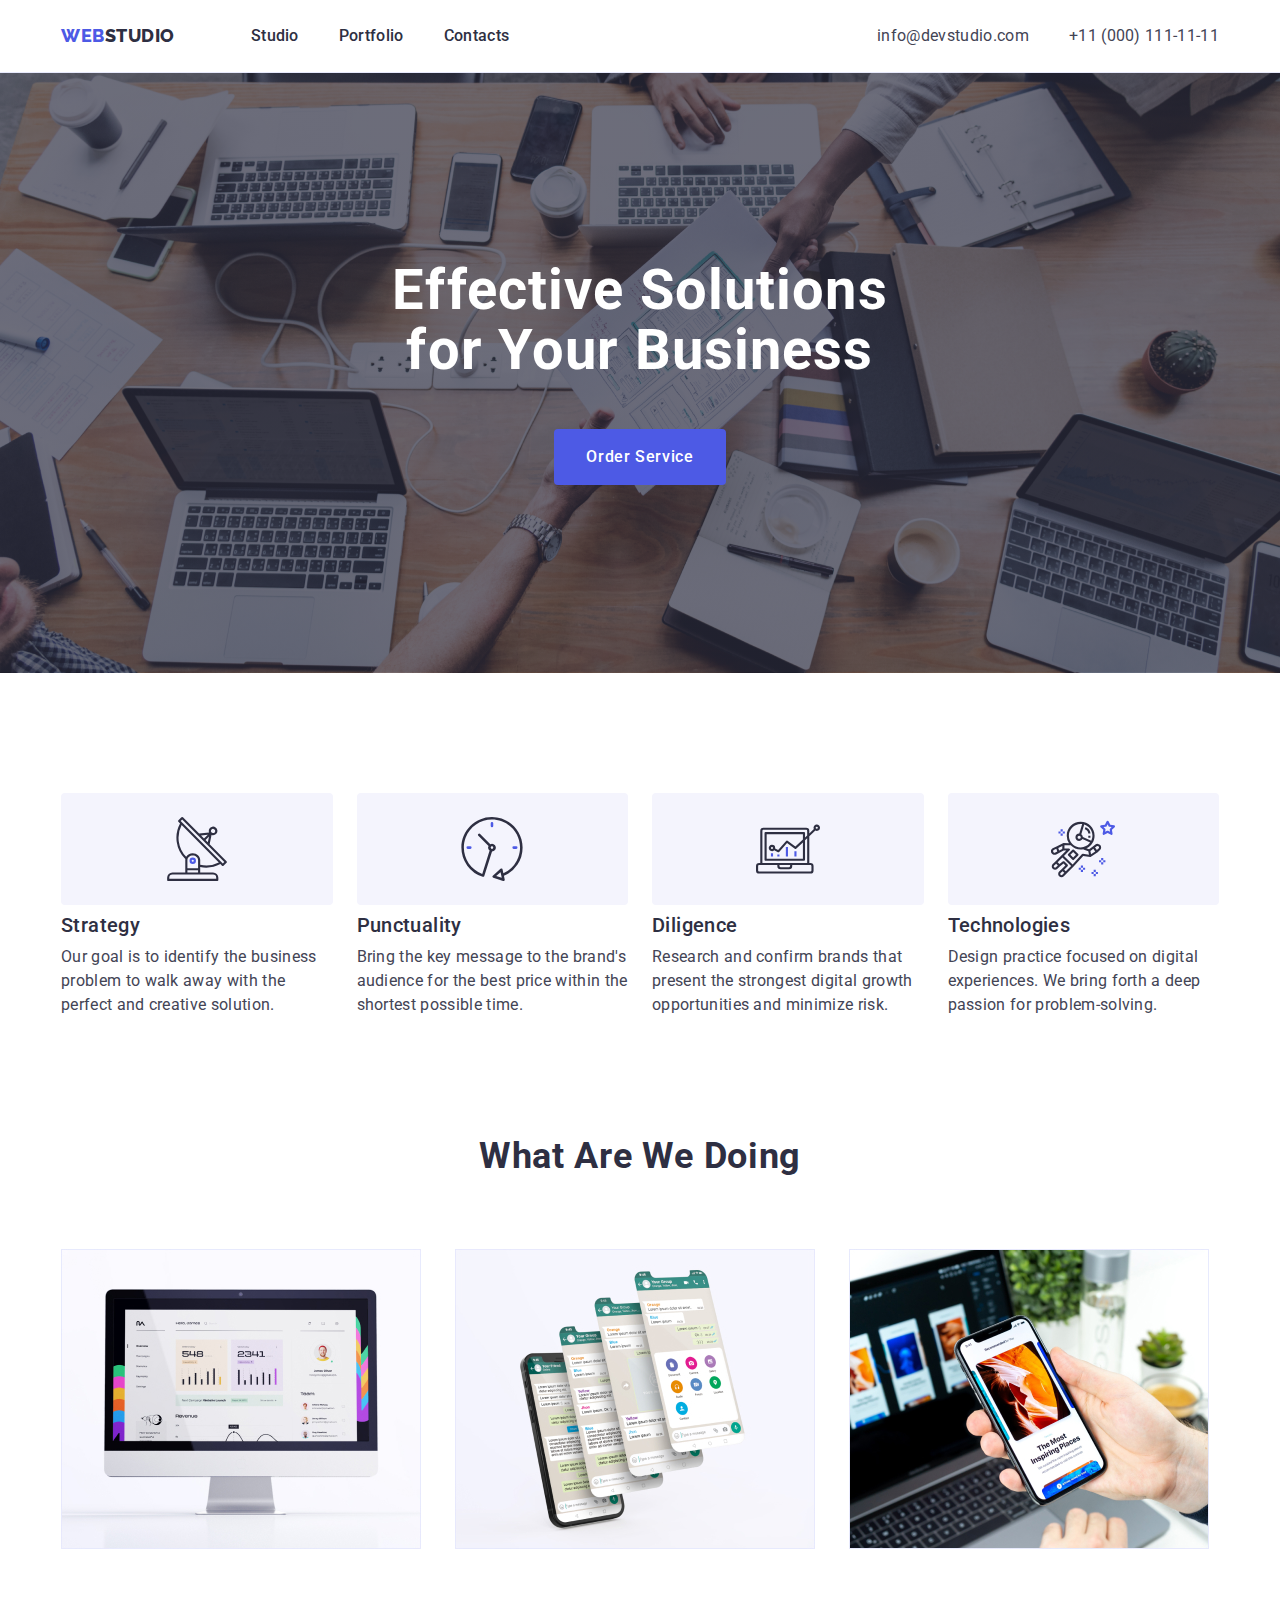
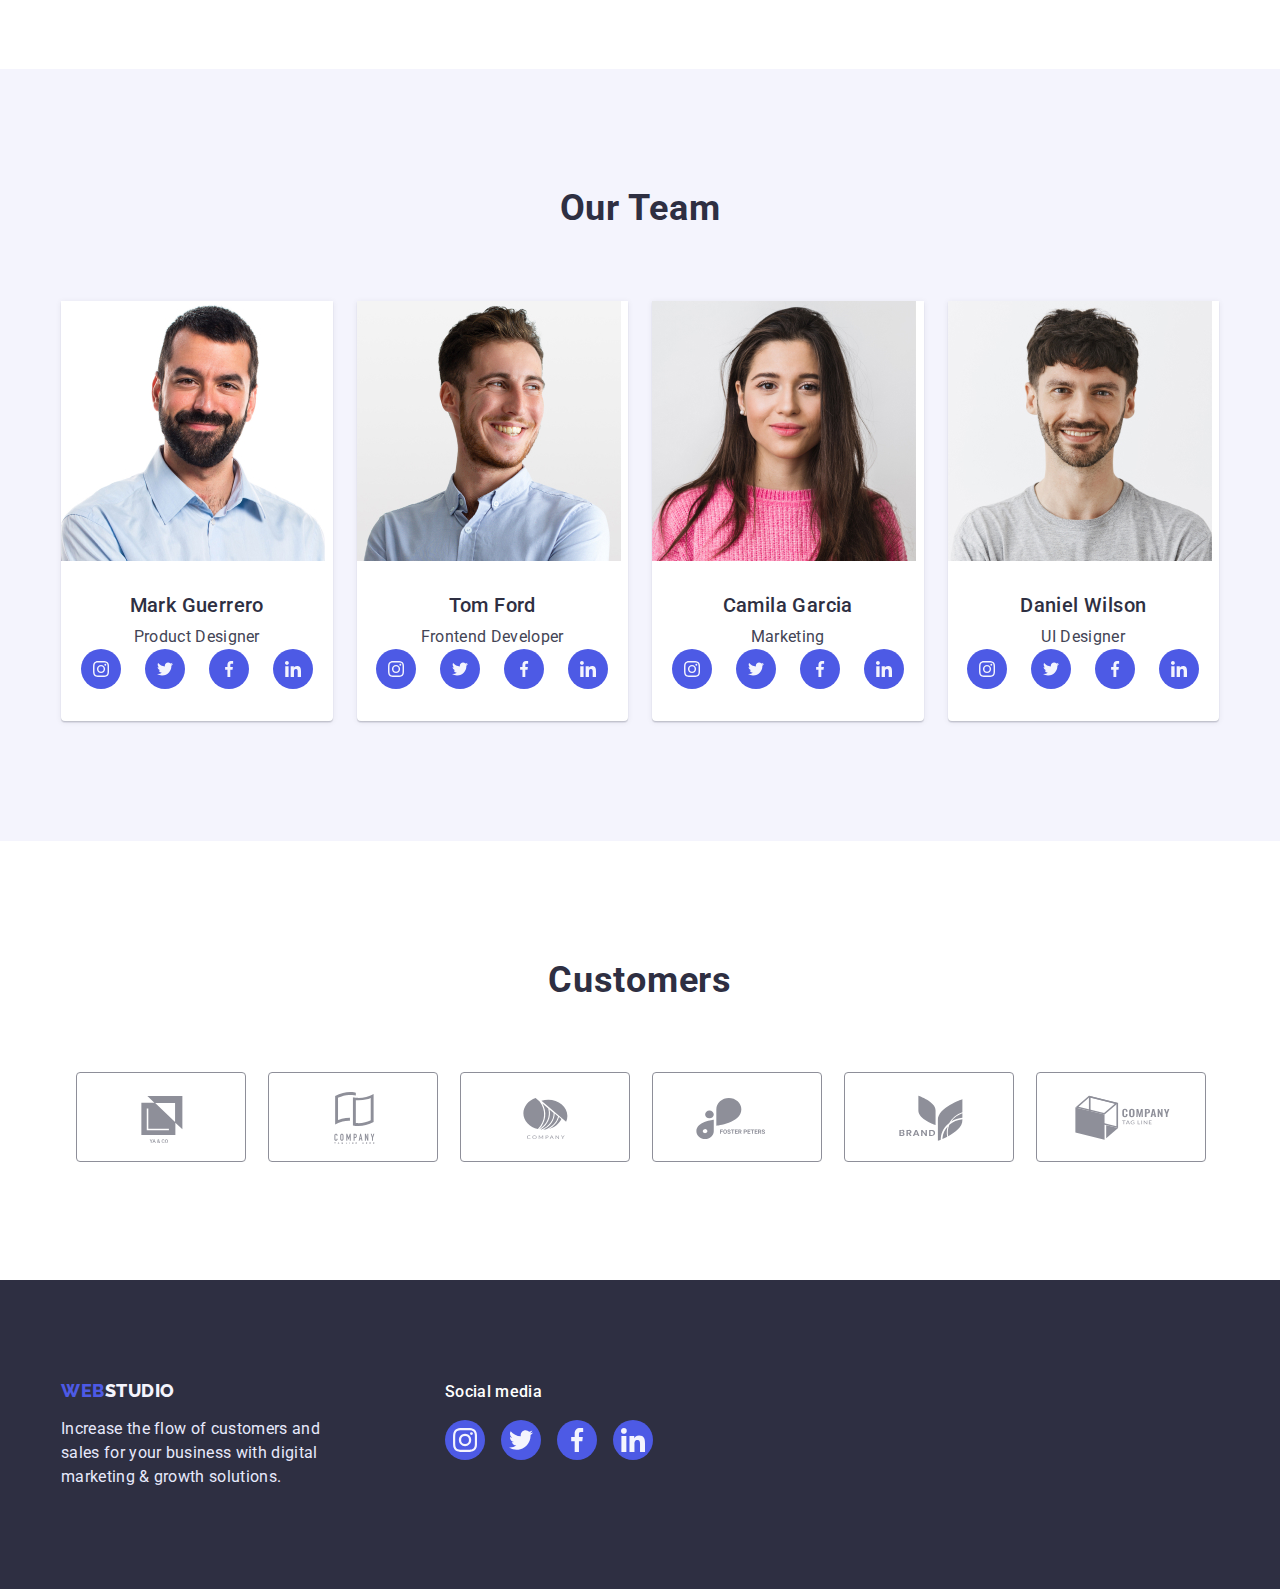
<file: index.html>
<!DOCTYPE html>
<html lang="en">
  <head>
    <meta charset="UTF-8" />
    <meta http-equiv="X-UA-Compatible" content="IE=edge" />
    <meta name="viewport" content="width=device-width, initial-scale=1.0" />
    <title>Document</title>
    <link
      rel="stylesheet"
      href="https://cdnjs.cloudflare.com/ajax/libs/modern-normalize/1.1.0/modern-normalize.min.css"
      integrity="sha512-wpPYUAdjBVSE4KJnH1VR1HeZfpl1ub8YT/NKx4PuQ5NmX2tKuGu6U/JRp5y+Y8XG2tV+wKQpNHVUX03MfMFn9Q=="
      crossorigin="anonymous"
      referrerpolicy="no-referrer"
    />
    <link rel="preconnect" href="https://fonts.googleapis.com" />
    <link rel="preconnect" href="https://fonts.gstatic.com" crossorigin />
    <link
      href="https://fonts.googleapis.com/css2?family=Montserrat:ital,wght@1,300;1,600&family=Raleway:wght@800&family=Roboto:wght@400;500;700;900&display=swap"
      rel="stylesheet"
    />

    <link rel="stylesheet" href="./css/style.css" />
  </head>
  <body class="Page">
    <!-- Header -->

    <header class="page-header">
      <div class="header-container container">
        <nav class="header-navigation">
          <!--Header-LOGOTYPE -->

          <a class="web link box" href="./index.html">
            Web<span class="studio">Studio</span>
          </a>

          <ul class="header list header-list">
            <li class="header-item">
              <a class="header link" href="./index.html">Studio</a>
            </li>
            <li class="header-item">
              <a class="header link" href="./portfolio.html">Portfolio</a>
            </li>
            <li class="header-item">
              <a class="header link" href="#">Contacts</a>
            </li>
          </ul>
        </nav>

        <!-- ADRESS -->

        <address class="header-adress">
          <ul class="adress list adress-list">
            <li class="adress-item">
              <a href="mailto:info@devstudio.com" class="adress link"
                >info@devstudio.com</a
              >
            </li>
            <li class="adress-item">
              <a href="tel:+110001111111" class="adress link"
                >+11 (000) 111-11-11</a
              >
            </li>
          </ul>
        </address>
      </div>
    </header>

    <!-- MAIN -->

    <!-- HERO -->

    <main>
      <section class="hero">
        <div class="hero-conainer container">
          <h1 class="hero-title">Effective Solutions for Your Business</h1>

          <button class="button primary" type="button">Order Service</button>
        </div>
      </section>

      <!-- Our privilegies -->

      <section class="privilegies">
        <div class="container priviliges-container">
          <h2 hidden class="op-title">Our privilegies</h2>
          <ul class="list-privilegies">
            <li class="privilegies-list">
              <div class="icon-container">
                <svg class="icon-priviliges" width="64" height="64">
                  <use href="./images/icons.svg#icon-antenna"></use>
                </svg>
              </div>
              <h3 class="privilegies-title-li">Strategy</h3>
              <p class="privilegies-text">
                Our goal is to identify the business problem to walk away with
                the perfect and creative solution.
              </p>
            </li>
            <li class="privilegies-list">
              <div class="icon-container">
                <svg class="icon-priviliges" width="64" height="64">
                  <use href="./images/icons.svg#icon-clock"></use>
                </svg>
              </div>
              <h3 class="privilegies-title-li">Punctuality</h3>
              <p class="privilegies-text">
                Bring the key message to the brand's audience for the best price
                within the shortest possible time.
              </p>
            </li>
            <li class="privilegies-list">
              <div class="icon-container">
                <svg class="icon-priviliges" width="64" height="64">
                  <use href="./images/icons.svg#icon-display"></use>
                </svg>
              </div>
              <h3 class="privilegies-title-li">Diligence</h3>
              <p class="privilegies-text">
                Research and confirm brands that present the strongest digital
                growth opportunities and minimize risk.
              </p>
            </li>
            <li class="privilegies-list">
              <div class="icon-container">
                <svg class="icon-priviliges" width="64" height="64">
                  <use href="./images/icons.svg#icon-spaceman"></use>
                </svg>
              </div>
              <h3 class="privilegies-title-li">Technologies</h3>
              <p class="privilegies-text">
                Design practice focused on digital experiences. We bring forth a
                deep passion for problem-solving.
              </p>
            </li>
          </ul>
        </div>
      </section>

      <!-- What are we doing -->

      <section class="what">
        <div class="container">
          <h2 class="what-title">What are we doing</h2>

          <ul class="what-list">
            <li class="what-li">
              <img src="./images/Rectanglea.jpg" alt="monitor" width="360" />
            </li>
            <li class="what-li">
              <img src="./images/Rectangleb.jpg" alt="phone" width="360" />
            </li>
            <li class="what-li">
              <img src="./images/Rectanglec.jpg" alt="gadgets" width="360" />
            </li>
          </ul>
        </div>
      </section>

      <!-- Our team -->
      <section class="our-team">
        <div class="container">
          <h2 class="team-title">Our Team</h2>
          <ul class="team list">
            <li class="team-li">
              <img src="./images/imga.jpg" alt="man" width="264" />
              <div class="person-container">
                <h3 class="team-title-li">Mark Guerrero</h3>
                <p class="team-text">Product Designer</p>
                <ul class="social-list">
                  <li class="social-item">
                    <a class="social-link" href="">
                      <svg class="social-icon" width="16" height="16">
                        <use
                          href="./images/icons-social.svg#icon-instagram"
                        ></use>
                      </svg>
                    </a>
                  </li>
                  <li class="social-item">
                    <a class="social-link" href="">
                      <svg class="social-icon" width="16" height="16">
                        <use
                          href="./images/icons-social.svg#icon-twitter"
                        ></use>
                      </svg>
                    </a>
                  </li>
                  <li class="social-item">
                    <a class="social-link" href="">
                      <svg class="social-icon" width="16" height="16">
                        <use
                          href="./images/icons-social.svg#icon-facebook"
                        ></use>
                      </svg>
                    </a>
                  </li>
                  <li class="social-item">
                    <a class="social-link" href="">
                      <svg class="social-icon" width="16" height="16">
                        <use
                          href="./images/icons-social.svg#icon-linkedin"
                        ></use>
                      </svg>
                    </a>
                  </li>
                </ul>
              </div>
            </li>
            <li class="team-li">
              <img src="./images/imgb.jpg" alt="man" width="264" />
              <div class="person-container">
                <h3 class="team-title-li">Tom Ford</h3>
                <p class="team-text">Frontend Developer</p>
                <ul class="social-list">
                  <li class="social-item">
                    <a class="social-link" href="">
                      <svg class="social-icon" width="16" height="16">
                        <use
                          href="./images/icons-social.svg#icon-instagram"
                        ></use>
                      </svg>
                    </a>
                  </li>
                  <li class="social-item">
                    <a class="social-link" href="">
                      <svg class="social-icon" width="16" height="16">
                        <use
                          href="./images/icons-social.svg#icon-twitter"
                        ></use>
                      </svg>
                    </a>
                  </li>
                  <li class="social-item">
                    <a class="social-link" href="">
                      <svg class="social-icon" width="16" height="16">
                        <use
                          href="./images/icons-social.svg#icon-facebook"
                        ></use>
                      </svg>
                    </a>
                  </li>
                  <li class="social-item">
                    <a class="social-link" href="">
                      <svg class="social-icon" width="16" height="16">
                        <use
                          href="./images/icons-social.svg#icon-linkedin"
                        ></use>
                      </svg>
                    </a>
                  </li>
                </ul>
              </div>
            </li>
            <li class="team-li">
              <img src="./images/imgc.jpg" alt="woman" width="264" />
              <div class="person-container">
                <h3 class="team-title-li">Camila Garcia</h3>
                <p class="team-text">Marketing</p>
                <ul class="social-list">
                  <li class="social-item">
                    <a class="social-link" href="">
                      <svg class="social-icon" width="16" height="16">
                        <use
                          href="./images/icons-social.svg#icon-instagram"
                        ></use>
                      </svg>
                    </a>
                  </li>
                  <li class="social-item">
                    <a class="social-link" href="">
                      <svg class="social-icon" width="16" height="16">
                        <use
                          href="./images/icons-social.svg#icon-twitter"
                        ></use>
                      </svg>
                    </a>
                  </li>
                  <li class="social-item">
                    <a class="social-link" href="">
                      <svg class="social-icon" width="16" height="16">
                        <use
                          href="./images/icons-social.svg#icon-facebook"
                        ></use>
                      </svg>
                    </a>
                  </li>
                  <li class="social-item">
                    <a class="social-link" href="">
                      <svg class="social-icon" width="16" height="16">
                        <use
                          href="./images/icons-social.svg#icon-linkedin"
                        ></use>
                      </svg>
                    </a>
                  </li>
                </ul>
              </div>
            </li>
            <li class="team-li">
              <img src="./images/imgd.jpg" alt="man:D" width="264" />
              <div class="person-container">
                <h3 class="team-title-li">Daniel Wilson</h3>
                <p class="team-text">UI Designer</p>
                <ul class="social-list">
                  <li class="social-item">
                    <a class="social-link" href="">
                      <svg class="social-icon" width="16" height="16">
                        <use
                          href="./images/icons-social.svg#icon-instagram"
                        ></use>
                      </svg>
                    </a>
                  </li>
                  <li class="social-item">
                    <a class="social-link" href="">
                      <svg class="social-icon" width="16" height="16">
                        <use
                          href="./images/icons-social.svg#icon-twitter"
                        ></use>
                      </svg>
                    </a>
                  </li>
                  <li class="social-item">
                    <a class="social-link" href="">
                      <svg class="social-icon" width="16" height="16">
                        <use
                          href="./images/icons-social.svg#icon-facebook"
                        ></use>
                      </svg>
                    </a>
                  </li>
                  <li class="social-item">
                    <a class="social-link" href="">
                      <svg class="social-icon" width="16" height="16">
                        <use
                          href="./images/icons-social.svg#icon-linkedin"
                        ></use>
                      </svg>
                    </a>
                  </li>
                </ul>
              </div>
            </li>
          </ul>
        </div>
      </section>

      <!-- CLIENS -->

      <section class="clients">
        <div class="clients-container container">
          <h2 class="clients-title">Customers</h2>
          <ul class="clients-list">
            <li class="clients-item">
              <a class="clients-link" href="">
                <svg class="icon-clients" width="104" height="56">
                  <use href="./images/icons-client.svg#icon-logo-1"></use>
                </svg>
              </a>
            </li>
            <li class="clients-item">
              <a class="clients-link" href="">
                <svg class="icon-clients" width="104" height="56">
                  <use href="./images/icons-client.svg#icon-logo-2"></use>
                </svg>
              </a>
            </li>
            <li class="clients-item">
              <a class="clients-link" href="">
                <svg class="icon-clients" width="104" height="56">
                  <use href="./images/icons-client.svg#icon-logo-3"></use>
                </svg>
              </a>
            </li>
            <li class="clients-item">
              <a class="clients-link" href="">
                <svg class="icon-clients" width="104" height="56">
                  <use href="./images/icons-client.svg#icon-logo-4"></use>
                </svg>
              </a>
            </li>
            <li class="clients-item">
              <a class="clients-link" href="">
                <svg class="icon-clients" width="104" height="56">
                  <use href="./images/icons-client.svg#icon-logo-5"></use>
                </svg>
              </a>
            </li>
            <li class="clients-item">
              <a class="clients-link" href="">
                <svg class="icon-clients" width="104" height="56">
                  <use href="./images/icons-client.svg#icon-logo-6"></use>
                </svg>
              </a>
            </li>
          </ul>
        </div>
      </section>
    </main>

    <!-- <form name="registr_form"> 
      <label for="name">
        <span>name</span> <input type="text" name="name"
      /></label>
      <label for="tel"> <span>tel</span> <input type="tel" name="tel" /></label>
      <label for="email">
        <span>email</span> <input type="email" name="email"
      /></label>
      <br />

      <button type="submit">send</button>
    </form> -->

    <footer class="footer">
      <div class="container footer-container">
        <div class="footer-left-half">
          <a class="web link" href="./index.html"
            >Web<span class="studio-footer">Studio</span>
          </a>
          <p class="footer-text">
            Increase the flow of customers and sales for your business with
            digital marketing & growth solutions.
          </p>
        </div>
        <div class="footer-right-half">
          <p class="footer-social-text">Social media</p>
          <ul class="footer-social-list">
            <li class="footer-social-item">
              <a class="footer-social-link" href="">
                <svg class="footer-social-icon" width="24" height="24">
                  <use href="./images/icons-social.svg#icon-instagram"></use>
                </svg>
              </a>
            </li>
            <li class="footer-social-item">
              <a class="footer-social-link" href="">
                <svg class="footer-social-icon" width="24" height="24">
                  <use href="./images/icons-social.svg#icon-twitter"></use>
                </svg>
              </a>
            </li>
            <li class="footer-social-item">
              <a class="footer-social-link" href="">
                <svg class="footer-social-icon" width="24" height="24">
                  <use href="./images/icons-social.svg#icon-facebook"></use>
                </svg>
              </a>
            </li>
            <li class="footer-social-item">
              <a class="footer-social-link" href="">
                <svg class="footer-social-icon" width="24" height="24">
                  <use href="./images/icons-social.svg#icon-linkedin"></use>
                </svg>
              </a>
            </li>
          </ul>
        </div>
      </div>
    </footer>
  </body>
</html>
</file>
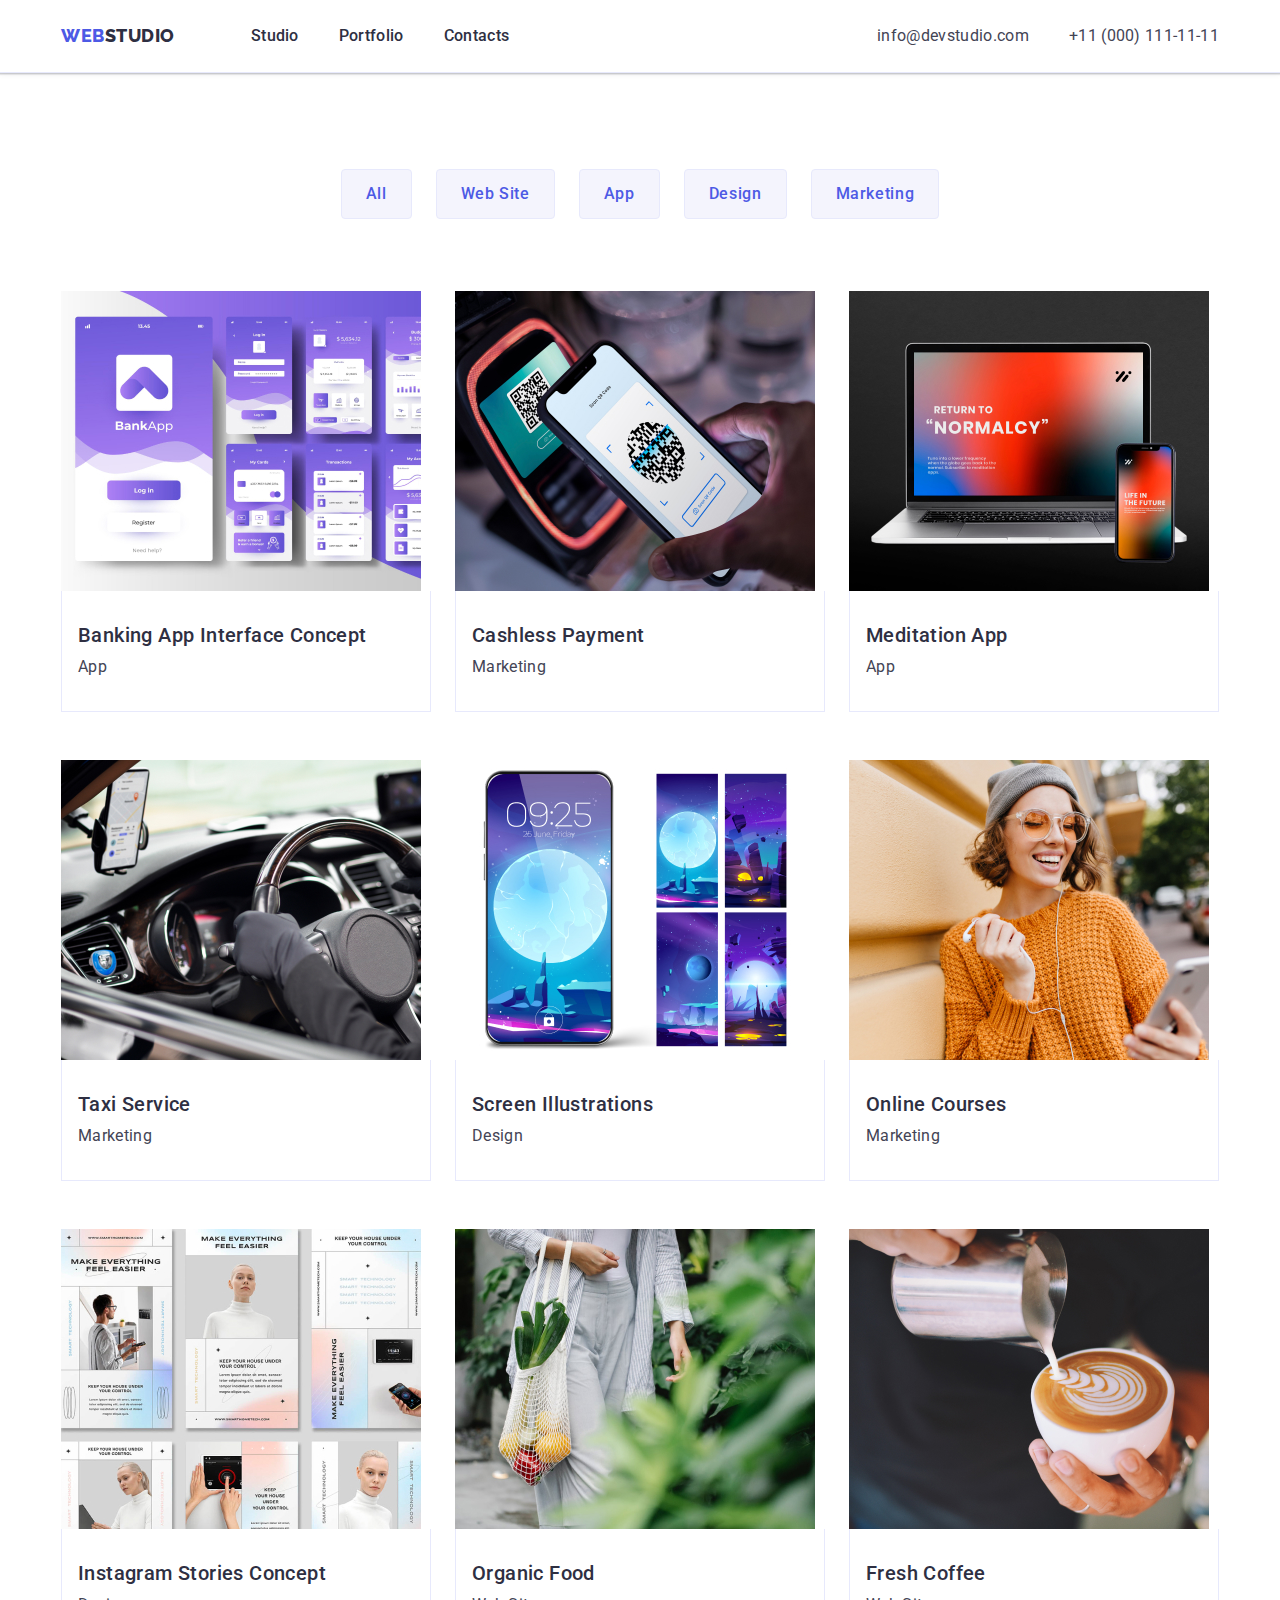
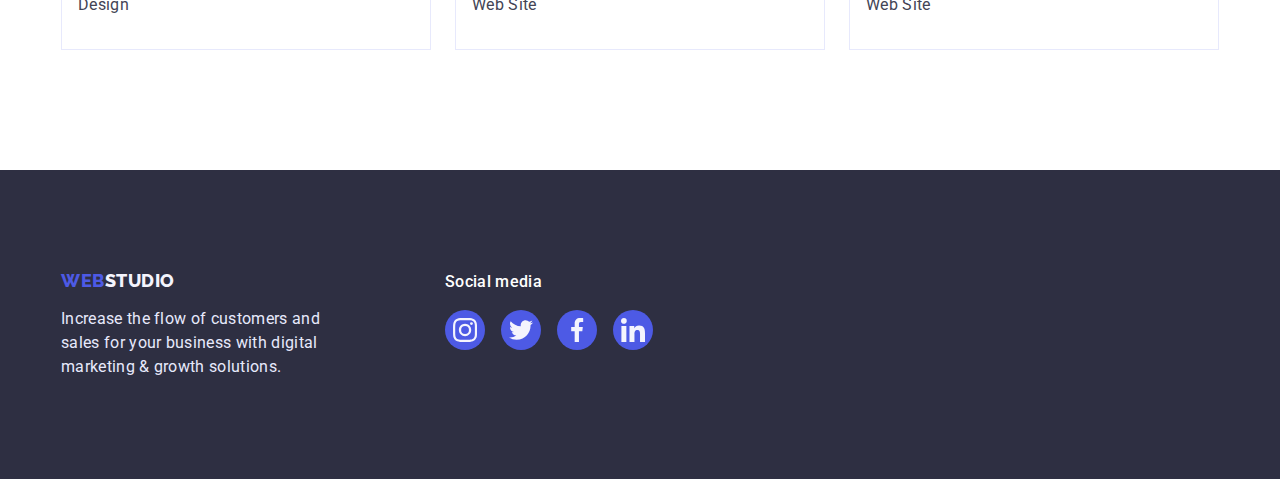
<file: portfolio.html>
<!DOCTYPE html>
<html lang="en">
  <head>
    <meta charset="UTF-8" />
    <meta http-equiv="X-UA-Compatible" content="IE=edge" />
    <meta name="viewport" content="width=device-width, initial-scale=1.0" />
    <title>Document</title>
    <link
      rel="stylesheet"
      href="https://cdnjs.cloudflare.com/ajax/libs/modern-normalize/1.1.0/modern-normalize.min.css"
      integrity="sha512-wpPYUAdjBVSE4KJnH1VR1HeZfpl1ub8YT/NKx4PuQ5NmX2tKuGu6U/JRp5y+Y8XG2tV+wKQpNHVUX03MfMFn9Q=="
      crossorigin="anonymous"
      referrerpolicy="no-referrer"
    />
    <link rel="preconnect" href="https://fonts.googleapis.com" />
    <link rel="preconnect" href="https://fonts.gstatic.com" crossorigin />
    <link
      href="https://fonts.googleapis.com/css2?family=Montserrat:ital,wght@1,300;1,600&family=Raleway:wght@800&family=Roboto:wght@400;500;700;900&display=swap"
      rel="stylesheet"
    />

    <link rel="stylesheet" href="./css/style.css" />
  </head>
  <body class="Page">
    <!-- Header -->

    <header class="page-header">
      <div class="header-container container">
        <nav class="header-navigation">
          <!--Header-LOGOTYPE -->

          <a class="web link box" href="./index.html">
            Web<span class="studio">Studio</span>
          </a>

          <ul class="header list header-list">
            <li class="header-item">
              <a class="header link" href="./index.html">Studio</a>
            </li>
            <li class="header-item">
              <a class="header link" href="./portfolio.html">Portfolio</a>
            </li>
            <li class="header-item">
              <a class="header link" href="#">Contacts</a>
            </li>
          </ul>
        </nav>

        <!-- ADRESS -->

        <address class="header-adress">
          <ul class="adress list adress-list">
            <li class="adress-item">
              <a href="mailto:info@devstudio.com" class="adress link"
                >info@devstudio.com</a
              >
            </li>
            <li class="adress-item">
              <a href="tel:+110001111111" class="adress link"
                >+11 (000) 111-11-11</a
              >
            </li>
          </ul>
        </address>
      </div>
    </header>

    <main>
      <!-- Filters -->

      <section class="project">
        <div class="container-filter container">
          <h1 hidden class="main-title">Our project's</h1>

          <ul class="list filter-set">
            <li class="filter-li">
              <button class="button secondary filter-button" type="button">
                All
              </button>
            </li>
            <li class="filter-li">
              <button class="button secondary filter-button" type="button">
                Web Site
              </button>
            </li>
            <li class="filter-li">
              <button class="button secondary filter-button" type="button">
                App
              </button>
            </li>
            <li class="filter-li">
              <button class="button secondary filter-button" type="button">
                Design
              </button>
            </li>
            <li class="filter-li">
              <button class="button secondary filter-button" type="button">
                Marketing
              </button>
            </li>
          </ul>

          <!-- our project's -->

          <ul class="project-list card-set">
            <li class="item card-item">
              <a class="link project-link" href="">
                <img src="./images/img-8.jpg" alt="Bank app" />
                <div class="card-info">
                  <h2 class="project-title">Banking App Interface Concept</h2>
                  <p class="project-text">App</p>
                </div></a
              >
            </li>
            <li class="item card-item">
              <a class="link project-link" href="">
                <img src="./images/img-7.jpg" alt="QR code" />
                <div class="card-info">
                  <h2 class="project-title">Cashless Payment</h2>
                  <p class="project-text">Marketing</p>
                </div></a
              >
            </li>
            <li class="item card-item">
              <a class="link project-link" href="">
                <img src="./images/img-6.jpg" alt="Notebook" />
                <div class="card-info">
                  <h2 class="project-title">Meditation App</h2>
                  <p class="project-text">App</p>
                </div></a
              >
            </li>

            <li class="item card-item">
              <a class="link project-link" href="">
                <img src="./images/img-5.jpg" alt="car inside" />
                <div class="card-info">
                  <h2 class="project-title">Taxi Service</h2>
                  <p class="project-text">Marketing</p>
                </div></a
              >
            </li>
            <li class="item card-item">
              <a class="link project-link" href="">
                <img src="./images/img-4.jpg" alt="gadjet" />
                <div class="card-info">
                  <h2 class="project-title">Screen Illustrations</h2>
                  <p class="project-text">Design</p>
                </div></a
              >
            </li>
            <li class="item card-item">
              <a class="link project-link" href="">
                <img src="./images/img-3.jpg" alt="girl in orange" />
                <div class="card-info">
                  <h2 class="project-title">Online Courses</h2>
                  <p class="project-text">Marketing</p>
                </div></a
              >
            </li>

            <li class="item card-item">
              <a class="link project-link" href="">
                <img src="./images/img-2.jpg" alt="girl in white" />
                <div class="card-info">
                  <h2 class="project-title">Instagram Stories Concept</h2>
                  <p class="project-text">Design</p>
                </div></a
              >
            </li>
            <li class="item card-item">
              <a class="link project-link" href="">
                <img src="./images/img-1.jpg" alt="food bag" />
                <div class="card-info">
                  <h2 class="project-title">Organic Food</h2>
                  <p class="project-text">Web Site</p>
                </div></a
              >
            </li>

            <li class="item card-item">
              <a class="link project-link" href="">
                <img src="./images/img.jpg" alt="cup of cofee" />
                <div class="card-info">
                  <h2 class="project-title">Fresh Coffee</h2>
                  <p class="project-text">Web Site</p>
                </div></a
              >
            </li>
          </ul>
        </div>
      </section>
    </main>

    <!-- FOOTER -->

    <footer class="footer">
      <div class="container footer-container">
        <div class="footer-left-half">
          <a class="web link" href="./index.html"
            >Web<span class="studio-footer">Studio</span>
          </a>
          <p class="footer-text">
            Increase the flow of customers and sales for your business with
            digital marketing & growth solutions.
          </p>
        </div>
        <div class="footer-right-half">
          <p class="footer-social-text">Social media</p>
          <ul class="footer-social-list">
            <li class="footer-social-item">
              <a class="footer-social-link" href="">
                <svg class="footer-social-icon" width="24" height="24">
                  <use href="./images/icons-social.svg#icon-instagram"></use>
                </svg>
              </a>
            </li>
            <li class="footer-social-item">
              <a class="footer-social-link" href="">
                <svg class="footer-social-icon" width="24" height="24">
                  <use href="./images/icons-social.svg#icon-twitter"></use>
                </svg>
              </a>
            </li>
            <li class="footer-social-item">
              <a class="footer-social-link" href="">
                <svg class="footer-social-icon" width="24" height="24">
                  <use href="./images/icons-social.svg#icon-facebook"></use>
                </svg>
              </a>
            </li>
            <li class="footer-social-item">
              <a class="footer-social-link" href="">
                <svg class="footer-social-icon" width="24" height="24">
                  <use href="./images/icons-social.svg#icon-linkedin"></use>
                </svg>
              </a>
            </li>
          </ul>
        </div>
      </div>
    </footer>
  </body>
</html>
</file>
<file: css/style.css>
* {
  margin: 0;
}
body {
  /* цвет основного текста #2E2F42 */

  /* цвет вторичного текста (+адрес) #434455 */
  color: var(--primary-text-color);
  /* цвет футера+Н1 #F4F4FD */
  /* акцент   #404BBF */
  /* цвет  кнопки #E7E9FC */
  /* текст на кнопке #4D5AE5*/

  /* position: relative;
  padding-right: 156px;
  padding-left: 156px;
  width: 1440px;
  height: 2592px;*/

  /* Основной ШРИФТ */
  font-family: "Roboto", sans-serif;

  background: var(--secondry-white-color);
}

:root {
  --primary-text-color: #434455;
  --title-text-color: #2e2f42;
  --accent-color: #404bbf;
  --primary-bg-color: #4d5ae5;
  --secondary-bg-color: #e7e9fc;
  --secondry-white-color: #ffffff;
  --background-color: #f4f4fd;
}
img {
  display: block;
}
li {
  list-style: none;
}
/* HEADER */

.header-li {
  list-style: none;
}
/*Header-LOGOTYPE */

.web.link {
  text-decoration: none;
  font-family: "Raleway", sans-serif;
  font-style: normal;
  font-weight: 800;
  font-size: 18px;
  line-height: 1.17;
  display: flex;
  align-items: center;
  letter-spacing: 0.03em;
  text-transform: uppercase;
}
.web.link {
  color: #4d5ae5;
}
.studio {
  color: #2e2f42;
}

/* Header-NAVIGATION */
.web.link {
  text-decoration: none;
}
.header.list {
  list-style: none;
  padding: 0;
  margin: 0;
}

.header.link {
  color: var(--title-text-color);

  font-family: "Roboto";
  font-style: normal;
  font-weight: 500;
  font-size: 16px;
  line-height: 24px;
  letter-spacing: 0.02em;
  text-decoration: none;
}

.header.link:hover,
.header.link:focus {
  color: var(--accent-color);
  text-decoration-line: underline;
  text-decoration-color: var(--accent-color);
}

/* Header-ADRESS */
.header-adress {
  font-style: normal;
  line-height: 1.5;
  margin-left: auto;
}

.adress.list {
  list-style: none;
  padding: 0;
}
.adress.link {
  color: var(--primary-text-color);
  text-decoration-line: none;
  letter-spacing: 0.02em;
}

.adress.link:focus,
.adress.link:hover {
  color: var(--accent-color);
}

/* HERO */

.hero-title {
  font-family: "Roboto", sans-serif;
  font-style: normal;
  font-weight: 700;
  font-size: 56px;
  text-align: center;
  letter-spacing: 0.02em;
  color: var(--secondry-white-color);
  line-height: 1.07;
}

.button.primary {
  font-family: "Roboto", sans-serif;
  font-style: normal;
  font-weight: 500;
  font-size: 16px;
  line-height: 24px;
  display: inline-flex;
  align-items: center;
  letter-spacing: 0.04em;

  display: flex;
  flex-direction: row;
  align-items: flex-start;
  padding: 16px 32px;
  gap: 10px;
  cursor: pointer;
}

.button.primary:hover,
.button.primary:focus {
  background-color: var(--accent-color);
}

/* Our privilegies */

.privilegies-title {
  font-family: "Roboto";
  font-style: normal;
  font-weight: 700;
  font-size: 36px;
  line-height: 1.2;
  text-align: center;
  letter-spacing: 0.02em;
  text-transform: capitalize;
}

.privilegies-title-li {
  font-family: "Roboto";
  font-style: normal;
  font-weight: 500;
  font-size: 20px;
  line-height: 1.2;
  letter-spacing: 0.02em;
}
.privilegies-text {
  line-height: 1.5;
  letter-spacing: 0.02em;
}
.privilegies-title,
.privilegies-title-li {
  color: var(--title-text-color);
}
.privilegies-list {
  list-style: none;
}

/* what are we doing */

.what-title {
  font-family: "Roboto";
  font-style: normal;
  font-weight: 700;
  font-size: 36px;
  line-height: 1.11;
  text-align: center;
  letter-spacing: 0.02em;
  text-transform: capitalize;
  color: var(--title-text-color);
}
.what-list {
  list-style: none;
}

/* our team */
.our-team {
  background-color: #f4f4fd;
}
.team.list {
  list-style: none;
}

.team-title {
  font-family: "Roboto";
  font-style: normal;
  font-weight: 700;
  font-size: 36px;
  line-height: 1.11;
  text-align: center;
  letter-spacing: 0.02em;
  text-transform: capitalize;
}

.team-title-li {
  font-family: "Roboto";
  font-style: normal;
  font-weight: 500;
  font-size: 20px;
  line-height: 24px;
  text-align: center;
  letter-spacing: 0.02em;
}

.team-li {
  background-color: #ffffff;
}

.team-title,
.team-title-li {
  color: var(--title-text-color);
}
.team-text {
  background-color: var(--secondry-white-color);
}
.team-text {
  line-height: 1.5;
  letter-spacing: 0.02em;
}

.button.primary {
  color: var(--secondry-white-color);
  background-color: var(--primary-bg-color);
}
.button.secondary {
  color: var(--primary-bg-color);
  background-color: var(--secondary-bg-color);
}

/* FOOTER */
.studio-footer {
  color: #f4f4fd;
}

.footer {
  background-color: var(--title-text-color);
}
.footer-text {
  font-family: "Roboto";
  font-style: normal;
  font-weight: 400;
  font-size: 16px;
  line-height: 24px;
  letter-spacing: 0.02em;
  color: var(--secondary-bg-color);
}

/* PORTFOLIO */ /* PORTFOLIO */ /* PORTFOLIO */

/* HEADER>index */

/* Header */
.main-title {
  font-family: "Roboto", sans-serif;
  font-style: normal;
  font-weight: 700;
  font-size: 56px;
  text-align: center;
  letter-spacing: 0.02em;
  color: var(--title-text-color);
}
/* Filter */

.button.secondary {
  font-family: "Roboto", sans-serif;
  font-style: normal;
  font-weight: 500;
  font-size: 16px;
  line-height: 24px;
  display: flex;
  align-items: center;
  text-align: center;
  letter-spacing: 0.04em;
  background-color: #f4f4fd;
  cursor: pointer;
}

.button.secondary:hover,
.button.secondary:focus {
  color: var(--secondry-white-color);
  background-color: var(--accent-color);
}
/* Projects  */

.project-list {
  list-style: none;
}

.project-title {
  font-family: "Roboto", sans-serif;
  font-style: normal;
  font-weight: 500;
  font-size: 20px;
  line-height: 1.2;
  letter-spacing: 0.02em;

  color: var(--title-text-color);
}
.project-text {
  font-size: 16px;
  line-height: 1.5;
  letter-spacing: 0.02em;
  color: var(--primary-text-color);
}

.project-li,
.filter-li {
  list-style: none;
}

.project-link {
  text-decoration: none;
}

/* BLOCKS Project's*/ /* BLOCKS Project's*/ /* BLOCKS Project's*/

/* INDEX+PORTFOLIO */ /* INDEX+PORTFOLIO */

/* HEADER */

ul,
h1,
h2,
h3,
h4,
h5,
h6,
p {
  margin: 0;
  padding: 0;
}

.web.link {
  display: inline-block;
}
.page-header {
  border-bottom: 1px solid #e7e9fc;
}
.header-container {
  display: flex;
}
.container {
  width: 1158px;
  margin: 0 auto;
  padding: 0 15px;
}
.header-navigation {
  display: flex;
  align-items: center;
}
.web.link.box {
  margin-right: 76px;
}
.header-list {
  display: flex;
  gap: 40px;
}
.header-item {
  padding: 24px 0;
}
.header.link {
  padding: 24px 0;
}
.adress-list {
  gap: 40px;
  display: flex;
}

.adress-item {
  padding: 24px 0;
}

/* INDEX */ /* INDEX */

/* HERO */

.hero {
  padding: 188px 0;
}
.hero-title {
  max-width: 496px;
  margin: 0 auto 48px;
}
.button.primary {
  display: block;
  min-width: 169px;
  height: 56px;
  border: none;
  border-radius: 4px;
  margin: auto;
}
/* Our privilegies */

.privilegies {
  padding: 120px 0;
}
.list-privilegies {
  display: flex;
  gap: 24px;
}
.privilegies-list {
  width: calc((100% - 72px) / 4);
}
.privilegies-title-li {
  margin-bottom: 8px;
}

/* WHAT  */
.what {
  padding-bottom: 120px;
}
.what-title {
  margin-bottom: 72px;
}
.what-list {
  display: flex;
  gap: 24px;
}
.what-li {
  flex-basis: calc((100% - 3 * 16px) / 3);
}

/* OUR-TEAM */

.our-team {
  padding: 120px 0;
}
.team-title {
  margin-bottom: 72px;
}
.team.list {
  display: flex;
  gap: 24px;
}
.team-li {
  flex-basis: calc((100% - 3 * 24px) / 4);
  border-radius: 0px 0px 4px 4px;
}
.person-container {
  padding: 32px 16px;
}
.team-title-li {
  text-align: center;
  margin-bottom: 8px;
}
.team-text {
  text-align: center;
}
/* FOOTER */
.footer {
  padding: 100px 0;
}

.footer-text {
  max-width: 264px;
  margin-top: 16px;
}

/* Project's FILTER LIST */

.project {
  padding: 96px 0 120px;
}

.filter-set {
  outline: orange;
  display: flex;
  justify-content: center;
  gap: 24px;
  margin-bottom: 72px;
}
.filter-button {
  padding: 12px 24px;
  border: 1px solid #e7e9fc;
  border-radius: 4px;
}
.filter-button:hover,
.filter-button:focus {
  border: 1px solid transparent;
}
.card-set {
  outline: tomato;
  display: flex;
  flex-wrap: wrap;
  column-gap: 24px;
  row-gap: 48px;
}
.card-item {
  width: calc((100% - 48px) / 3);
}
.card-info {
  padding: 32px 16px;
  border: 1px solid #e7e9fc;
  border-top: none;
}
.project-title {
  margin-bottom: 8px;
}

/* IMAGE-DECORATION */ /* IMAGE-DECORATION */ /* IMAGE-DECORATION */ /* IMAGE-DECORATION */

/* HEADER */

.page-header {
  box-shadow: 0px 2px 1px rgba(46, 47, 66, 0.08),
    0px 1px 1px rgba(46, 47, 66, 0.16), 0px 1px 6px rgba(46, 47, 66, 0.08);
}

/* HERO */
.hero {
  background-color: var(--primary-text-color);
  max-width: 1440px;
  margin-left: auto;
  margin-right: auto;
  background-image: linear-gradient(
      rgba(46, 47, 66, 0.7),
      rgba(46, 47, 66, 0.7)
    ),
    url(../images/people-office.jpg);
  background-repeat: no-repeat;
  background-position: center;
  background-size: cover;
}
/* Priviligies */
.icon-container {
  display: flex;
  align-items: center;
  justify-content: center;
  height: 112px;
  background-color: var(--background-color);
  border-radius: 4px;
  margin-bottom: 8px;
}

/* Our team */

.team-li {
  box-shadow: 0px 1px 6px rgba(46, 47, 66, 0.08),
    0px 1px 1px rgba(46, 47, 66, 0.16), 0px 2px 1px rgba(46, 47, 66, 0.08);
}
.person-container {
  padding: 32px 0;
}
.social-list {
  display: flex;
  justify-content: center;
  gap: 24px;
}
.social-item {
  width: 40px;
  height: 40px;
}
.social-link {
  width: 100%;
  height: 100%;
  background-color: var(--primary-bg-color);
  border-radius: 50%;
  display: flex;
  align-items: center;
  justify-content: center;
}
.social-link:hover {
  background-color: var(--accent-color);
}
.social-link:focus {
  background-color: var(--accent-color);
}

.social-icon {
  fill: var(--background-color);
}

/* clients */
.clients {
  padding-top: 120px;
  padding-bottom: 120px;
}

.clients-container {
  width: 1128px;
  margin-left: auto;
  margin-right: auto;
}
.clients-title {
  font-family: "Roboto";
  font-style: normal;
  font-weight: 700;
  font-size: 36px;
  line-height: 1.1;
  text-align: center;
  letter-spacing: 0.02em;
  text-transform: capitalize;
  color: var(--title-text-color);
  margin-bottom: 72px;
}
.clients-list {
  display: flex;
  gap: 24px;
}
.clients-item {
  width: calc((100% - 120px) / 6);
  height: 88px;
}
.clients-link {
  width: 100%;
  height: 100%;
  border: 1px solid #8e8f99;
  border-radius: 4px;
  display: block;
  display: flex;
  justify-content: center;
  align-items: center;
  color: #8e8f99;
}
.clients-link:hover {
  border-color: var(--accent-color);
  color: var(--accent-color);
}
.clients-link:focus {
  border-color: var(--accent-color);
  color: var(--accent-color);
}
.icon-clients {
  fill: currentColor;
}

/* FOOTER */

.footer-container {
  display: flex;
  align-items: baseline;
}
.footer-left-half {
  margin-right: 120px;
}
/* .footer-right-half */
.footer-social-text {
  font-weight: 500;
  font-size: 16px;
  line-height: 1.5;
  letter-spacing: 0.02em;
  color: var(--secondry-white-color);
  margin-bottom: 16px;
}
.footer-social-list {
  display: flex;
  gap: 16px;
}
.footer-social-item {
  width: 40px;
  height: 40px;
}
.footer-social-link {
  width: 100%;
  height: 100%;
  background-color: var(--primary-bg-color);
  border-radius: 50%;
  display: flex;
  align-items: center;
  justify-content: center;
}

.footer-social-link:hover {
  background-color: #31d0aa;
}
.footer-social-link:focus {
  background-color: #31d0aa;
}
.footer-social-icon {
  fill: var(--background-color);
}

/* PORTFOLIO */ /* PORTFOLIO */ /* PORTFOLIO */

/* Filters */

.filter-button:hover {
  box-shadow: 0px 3px 1px rgba(0, 0, 0, 0.1), 0px 2px 1px rgba(0, 0, 0, 0.08),
    0px 2px 2px rgba(0, 0, 0, 0.12);
}
.filter-button:focus {
  box-shadow: 0px 3px 1px rgba(0, 0, 0, 0.1), 0px 2px 1px rgba(0, 0, 0, 0.08),
    0px 2px 2px rgba(0, 0, 0, 0.12);
}

/* Our projects  */
.project-link {
  display: block;
}

.project-link:hover,
.project-link:focus {
  box-shadow: 0px 1px 6px rgba(46, 47, 66, 0.08),
    0px 1px 1px rgba(46, 47, 66, 0.16), 0px 2px 1px rgba(46, 47, 66, 0.08);
}
</file>
